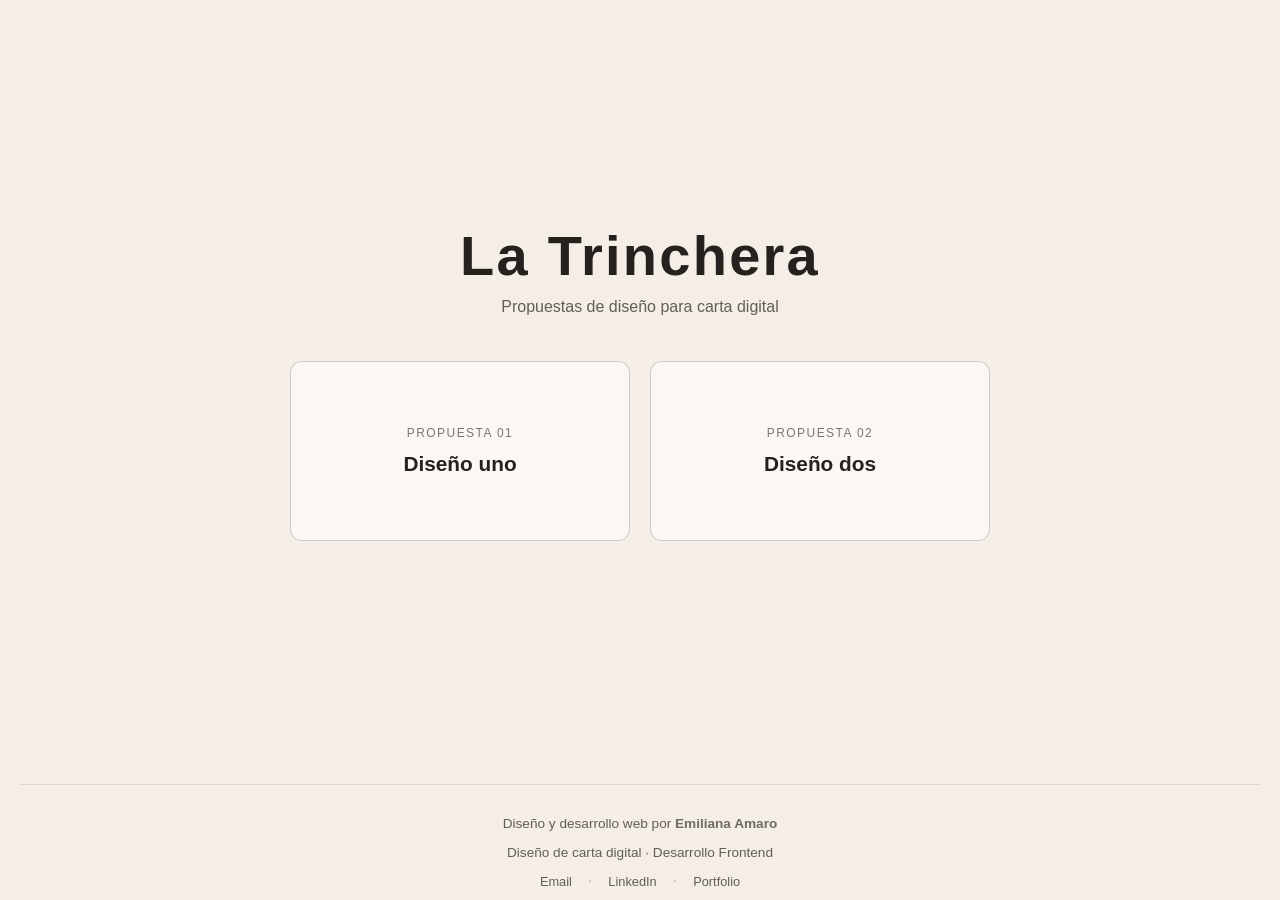
<file: index.html>
<!DOCTYPE html>
<html lang="es">
<head>
    <meta charset="UTF-8">
    <meta name="viewport" content="width=device-width, initial-scale=1.0">
    <title>La Trinchera — Propuestas de carta digital</title>

    <style>
        * {
            box-sizing: border-box;
        }

        html {
            min-height: 100%;
        }

        body {
            margin: 0;
            min-height: 100vh;
            display: flex;
            flex-direction: column;
            padding: 30px 20px 0;
            background: #f4eee6;
            color: #25211e;
            font-family: Arial, sans-serif;
        }

        .container {
            width: 100%;
            max-width: 700px;
            flex: 1;
            display: flex;
            flex-direction: column;
            justify-content: center;
            margin: 0 auto;
            text-align: center;
        }

        .brand {
            margin-bottom: 45px;
        }

        .brand h1 {
            margin: 0 0 10px;
            font-size: clamp(2rem, 6vw, 3.5rem);
            letter-spacing: 0.04em;
        }

        .brand p {
            margin: 0;
            font-size: 1rem;
            opacity: 0.7;
        }

        .options {
            display: grid;
            grid-template-columns: repeat(2, 1fr);
            gap: 20px;
        }

        .option {
            display: flex;
            flex-direction: column;
            align-items: center;
            justify-content: center;
            min-height: 180px;
            padding: 30px 20px;
            border: 1px solid rgba(37, 33, 30, 0.2);
            border-radius: 12px;
            background: rgba(255, 255, 255, 0.55);
            color: inherit;
            text-decoration: none;
            transition: transform 0.2s ease, background 0.2s ease;
        }

        .option:hover {
            transform: translateY(-4px);
            background: #fff;
        }

        .option span {
            margin-bottom: 12px;
            font-size: 0.75rem;
            letter-spacing: 0.12em;
            text-transform: uppercase;
            opacity: 0.6;
        }

        .option strong {
            font-size: 1.3rem;
        }

        /* FOOTER */

        .site-footer {
            width: 100%;
            margin-top: 50px;
            padding: 28px 20px 10px;
            text-align: center;
            border-top: 1px solid rgba(37, 33, 30, 0.12);
            color: #25211e;
        }

        .site-footer p {
            margin: 0 0 8px;
            font-size: 0.85rem;
            line-height: 1.6;
            opacity: 0.7;
        }

        .site-footer .designer-name {
            font-weight: 600;
            opacity: 0.9;
        }

        .site-footer .contact-links {
            display: flex;
            justify-content: center;
            align-items: center;
            flex-wrap: wrap;
            gap: 8px 16px;
            margin-top: 8px;
        }

        .site-footer a {
            color: inherit;
            font-size: 0.8rem;
            text-decoration: none;
            opacity: 0.7;
            transition: opacity 0.2s ease;
        }

        .site-footer a:hover {
            opacity: 1;
            text-decoration: underline;
        }

        .site-footer .separator {
            opacity: 0.25;
        }

        @media (max-width: 600px) {

            body {
                padding: 20px 16px 0;
            }

            .options {
                grid-template-columns: 1fr;
            }

            .option {
                min-height: 140px;
            }

            .site-footer {
                margin-top: 40px;
                padding: 24px 16px 8px;
            }

            .site-footer .contact-links {
                gap: 6px 12px;
            }
        }
    </style>
</head>

<body>

    <main class="container">

        <header class="brand">
            <h1>La Trinchera</h1>
            <p>Propuestas de diseño para carta digital</p>
        </header>

        <section class="options">

            <a class="option" href="./v1.html">
                <span>Propuesta 01</span>
                <strong>Diseño uno</strong>
            </a>

            <a class="option" href="./v2/">
                <span>Propuesta 02</span>
                <strong>Diseño dos</strong>
            </a>

        </section>

    </main>

    <footer class="site-footer">

        <p>
            Diseño y desarrollo web por
            <span class="designer-name">Emiliana Amaro</span>
        </p>

        <p>
            Diseño de carta digital · Desarrollo Frontend
        </p>

        <div class="contact-links">

            <a href="mailto:emilianamaro@hotmail.com">
                Email
            </a>

            <span class="separator">·</span>

            <a href="https://www.linkedin.com/in/emiamaro/"
               target="_blank"
               rel="noopener noreferrer">
                LinkedIn
            </a>

            <span class="separator">·</span>

            <a href="https://emilianamaro.github.io/PF/"
               target="_blank"
               rel="noopener noreferrer">
                Portfolio
            </a>

        </div>

    </footer>

</body>
</html>
</file>
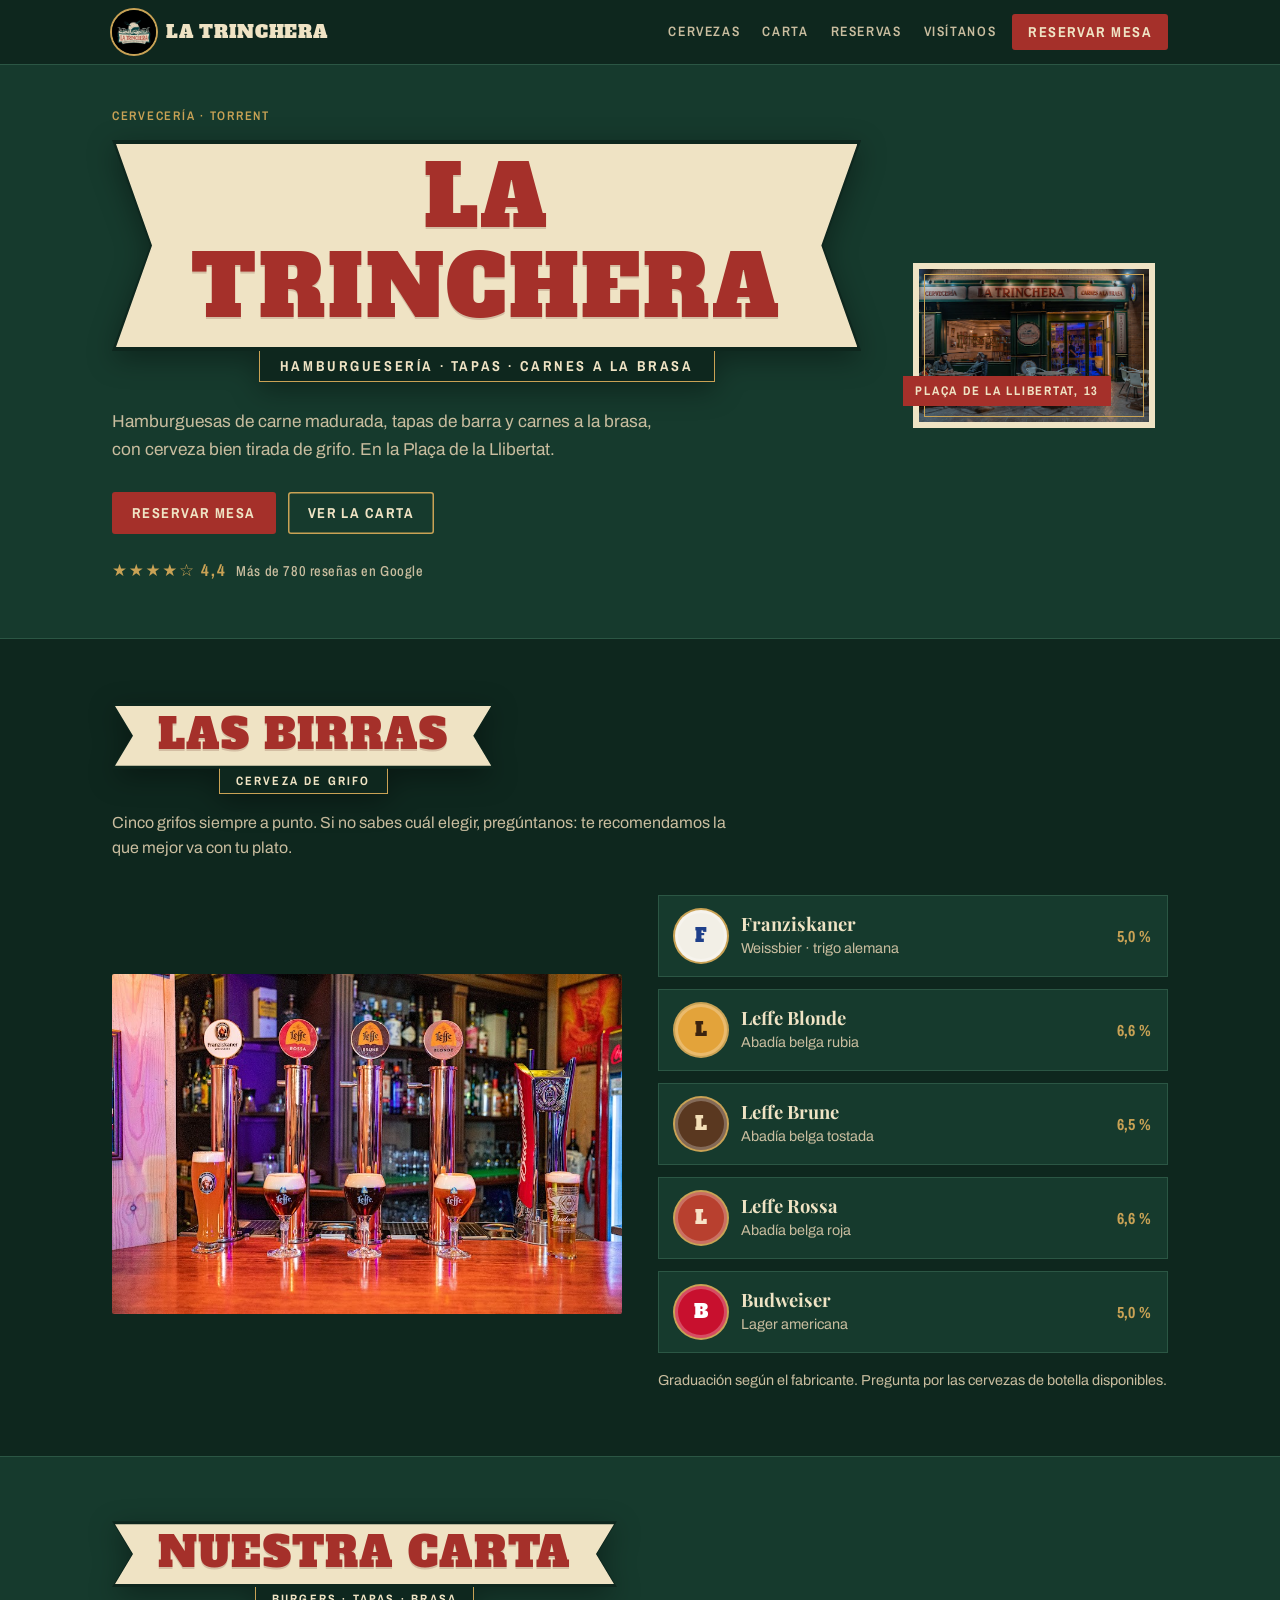
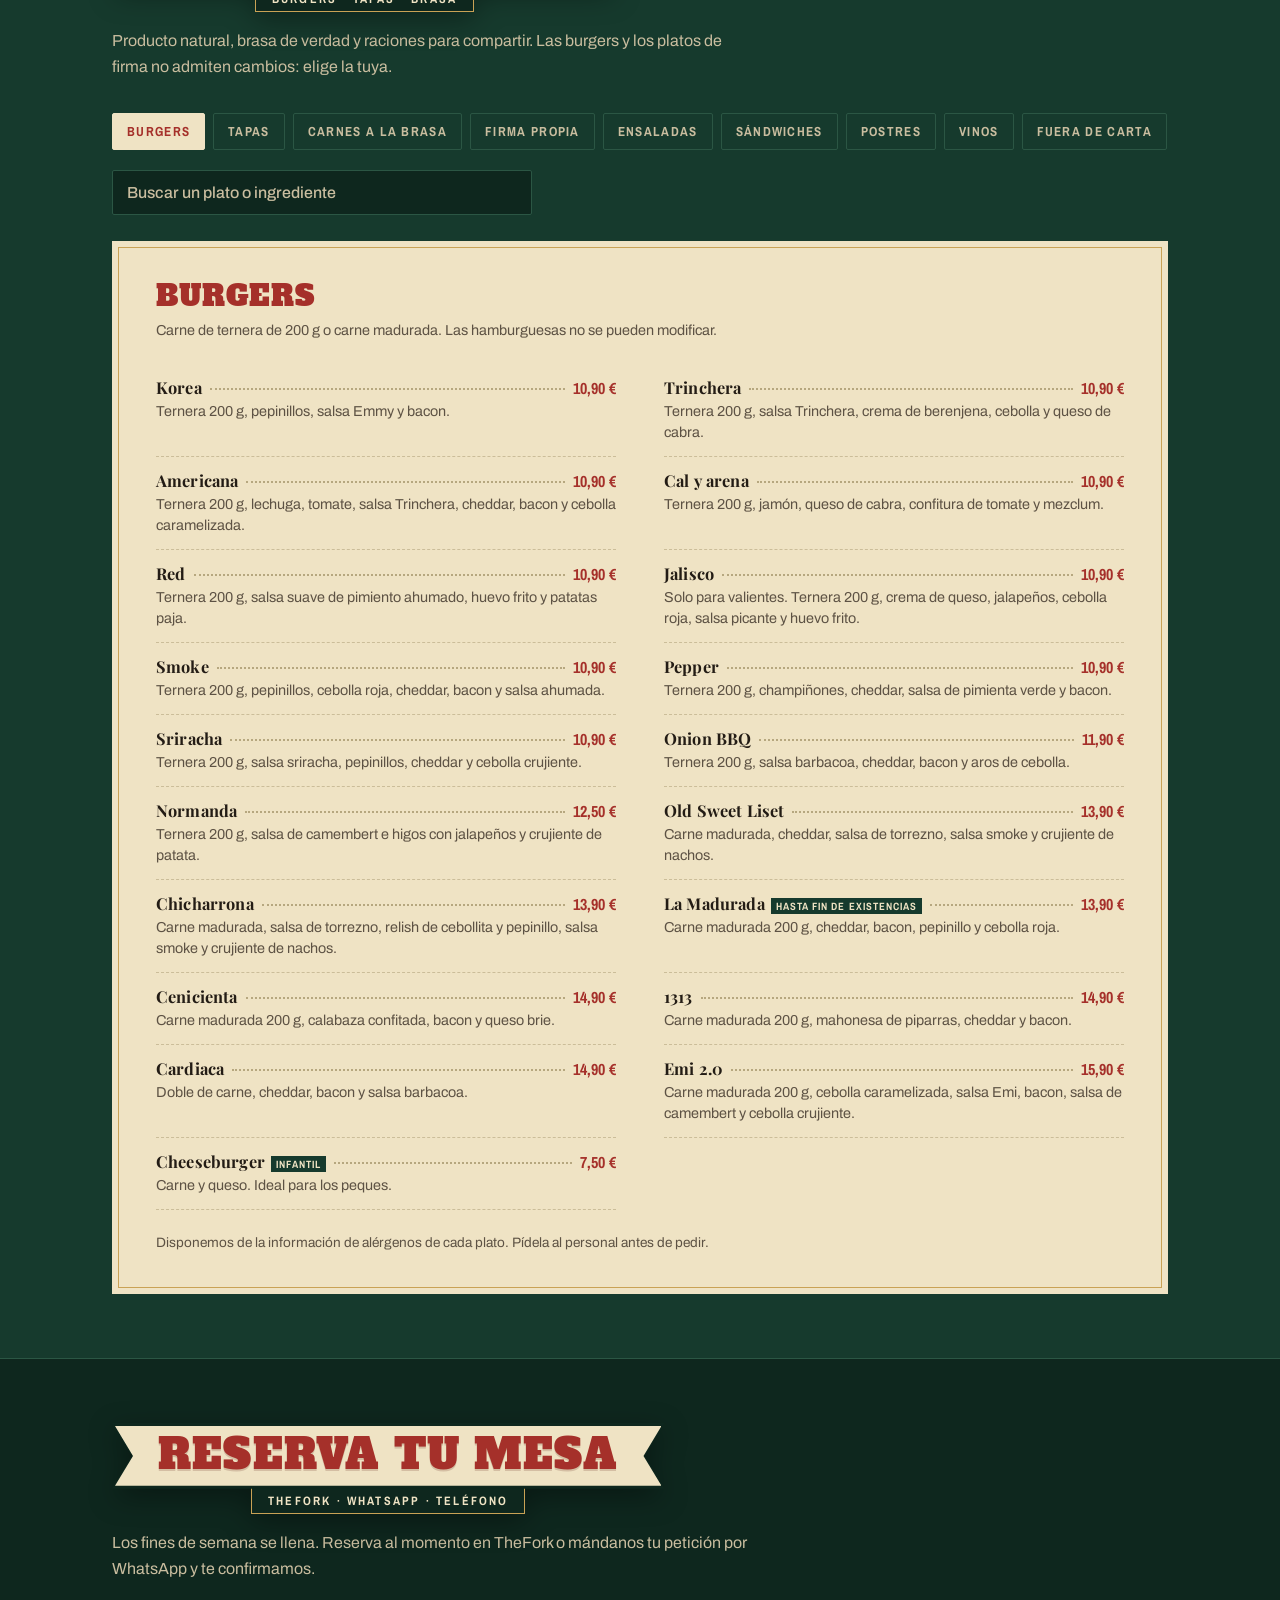
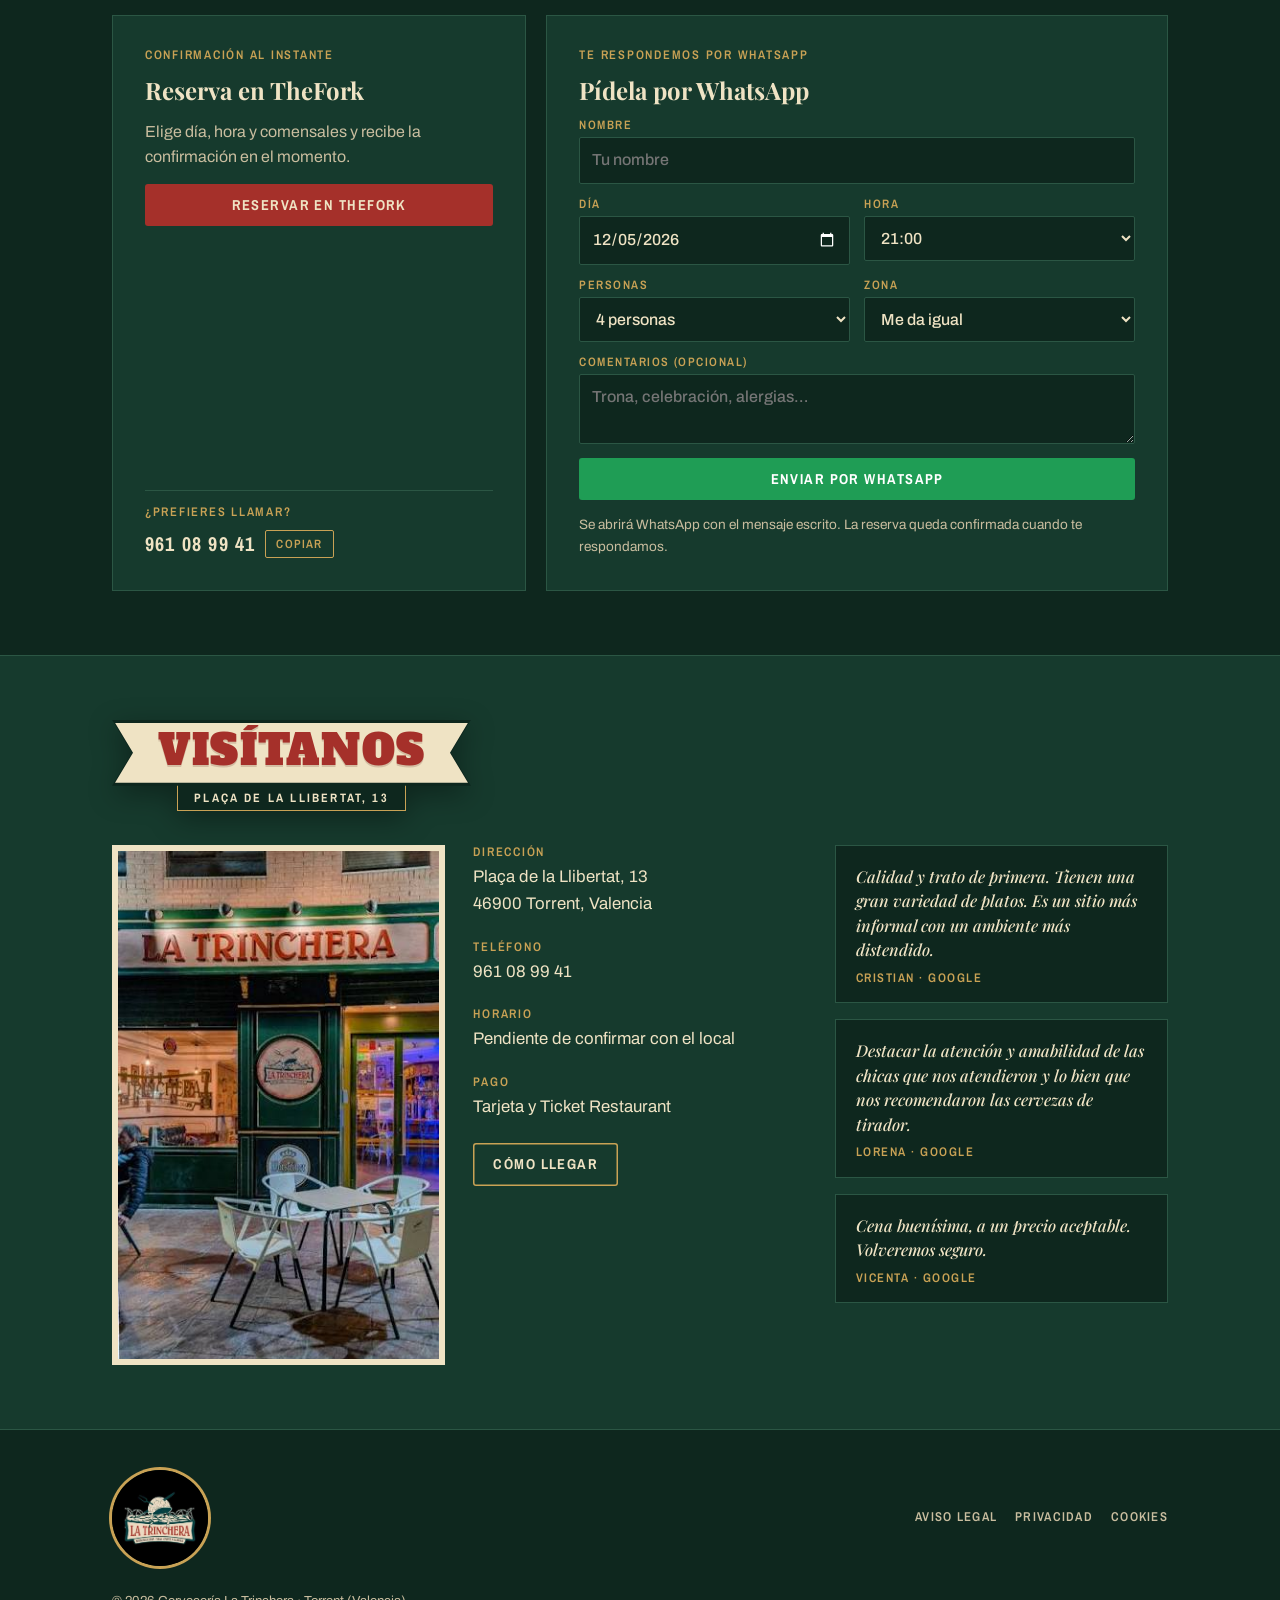
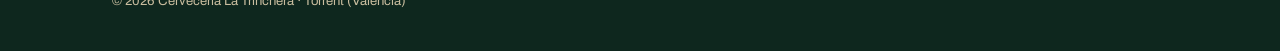
<file: v2/index.html>
<!doctype html><html><head><meta charset=utf8><meta name=viewport content="width=device-width,initial-scale=1,viewport-fit=cover"><style>:root{color-scheme:light;box-sizing:border-box;padding-top:env(safe-area-inset-top,0px);padding-bottom:env(safe-area-inset-bottom,0px)}html{scroll-padding-top:env(safe-area-inset-top,0px)}body{margin:0;padding:0;font:14px -apple-system,BlinkMacSystemFont,sans-serif;background:#faf9f5;color:#141413}img{max-width:100%}[hidden]:not([hidden=until-found i]){display:none!important}</style></head><body>
<title>Cervecería La Trinchera</title>
<meta name="description" content="Cervecería La Trinchera en Torrent: hamburguesas, tapas y carnes a la brasa. Cervezas de grifo y reservas por TheFork o WhatsApp.">
<link rel="preconnect" href="https://fonts.googleapis.com">
<link rel="preconnect" href="https://fonts.gstatic.com" crossorigin>
<link rel="stylesheet" href="https://fonts.googleapis.com/css2?family=Alfa+Slab+One&family=Playfair+Display:wght@700;800&family=Archivo:wght@400;500;600&family=Archivo+Narrow:wght@500;600;700&display=swap">
<script type="application/ld+json">
{"@context":"https://schema.org","@type":"Restaurant","name":"Cervecería La Trinchera","servesCuisine":["Hamburguesas","Tapas","Carnes a la brasa"],"telephone":"+34961089941","address":{"@type":"PostalAddress","streetAddress":"Plaça de la Llibertat, 13","addressLocality":"Torrent","addressRegion":"Valencia","postalCode":"46900","addressCountry":"ES"},"acceptsReservations":"True","priceRange":"€€"}
</script>
<style>
/* Layout: the facade as a page. A green bottle-glass ground, cream panels, and every
   title drawn like the logo: red slab letters on a cream ribbon with notched ends,
   a dark green band underneath. Gold trim as the only ornament. */
:root{
  --green:#163a2d;        /* facade paint */
  --green-deep:#0e271e;   /* shadowed panels, ribbon edge */
  --green-line:#2b5644;   /* panel edges */
  --cream:#efe3c4;        /* ribbon, paper */
  --cream-dim:#c9bd9f;    /* secondary text on green */
  --red:#a5302a;          /* logo lettering */
  --gold:#c9a255;         /* brass trim */
  --ink:#231c15;          /* text on cream */
  --wa:#1f9d55;           /* WhatsApp action */
  --f-logo:"Alfa Slab One","Rockwell","Roboto Slab",Georgia,serif;
  --f-display:"Playfair Display",Georgia,"Times New Roman",serif;
  --f-body:"Archivo",system-ui,-apple-system,"Segoe UI",sans-serif;
  --f-label:"Archivo Narrow","Arial Narrow",system-ui,sans-serif;
  --wrap:1120px;
  color-scheme:dark;
}
*{box-sizing:border-box}
html{scroll-behavior:smooth}
@media (prefers-reduced-motion:reduce){html{scroll-behavior:auto}*{transition:none!important;animation:none!important}}
body{background:var(--green);color:var(--cream);font:400 1rem/1.6 var(--f-body);padding-bottom:calc(76px + env(safe-area-inset-bottom,0px))}
@media (min-width:760px){body{padding-bottom:0}}
a{color:inherit}
:focus-visible{outline:3px solid var(--gold);outline-offset:3px}
.wrap{max-width:var(--wrap);margin-inline:auto;padding-inline:16px}
@media (min-width:760px){.wrap{padding-inline:32px}}
h1,h2,h3{text-wrap:balance;margin:0;font-weight:400}
.label{font:600 .78rem/1.2 var(--f-label);letter-spacing:.14em;text-transform:uppercase;color:var(--gold)}

/* Logo ribbon: dark green edge, cream fill, notched ends, red slab lettering,
   and the dark band with the small caps line underneath */
.ribbon{display:inline-flex;flex-direction:column;align-items:center;max-width:100%;filter:drop-shadow(0 8px 14px rgba(0,0,0,.35))}
.ribbon .r-edge{--n:20px;background:var(--green-deep);padding:3px;clip-path:polygon(0 0,100% 0,calc(100% - var(--n)) 50%,100% 100%,0 100%,var(--n) 50%);max-width:100%}
.ribbon .r-fill{display:block;background:var(--cream);clip-path:polygon(0 0,100% 0,calc(100% - var(--n) + 2px) 50%,100% 100%,0 100%,calc(var(--n) - 2px) 50%);padding:.16em calc(var(--n) + .55em) .2em;font:400 clamp(1.6rem,4.6vw,2.6rem)/1.08 var(--f-logo);letter-spacing:.03em;text-transform:uppercase;color:var(--red);text-align:center;text-shadow:0 2px 0 rgba(90,20,15,.18)}
.ribbon .r-sub{margin-top:-1px;background:var(--green-deep);color:var(--cream);font:700 clamp(.62rem,1.6vw,.76rem)/1 var(--f-label);letter-spacing:.18em;text-transform:uppercase;padding:7px 16px 6px;border:1px solid var(--gold);border-top:0;text-align:center;max-width:92%}
.ribbon.big .r-edge{--n:clamp(22px,4vw,38px);padding:4px}
.ribbon.big .r-fill{font-size:clamp(2.5rem,9vw,5.2rem);padding:.12em calc(var(--n) + .45em) .16em}
.ribbon.big .r-sub{font-size:clamp(.68rem,1.8vw,.9rem);padding:9px 20px 8px}
@media (max-width:500px){.ribbon .r-sub{letter-spacing:.08em;padding-inline:10px}}

/* Header */
.top{position:sticky;top:env(safe-area-inset-top,0px);z-index:20;background:var(--green-deep);border-bottom:1px solid var(--green-line)}
.top .wrap{display:flex;align-items:center;gap:16px;min-height:64px}
.brand{display:flex;align-items:center;gap:10px;text-decoration:none;margin-right:auto}
.brand img{width:44px;height:44px;border-radius:50%;box-shadow:0 0 0 2px var(--gold)}
.brand span{font:400 1.12rem/1 var(--f-logo);letter-spacing:.04em;color:var(--cream);text-transform:uppercase}
.nav{display:none;gap:22px}
.nav a{font:600 .85rem/1 var(--f-label);letter-spacing:.12em;text-transform:uppercase;text-decoration:none;color:var(--cream-dim)}
.nav a:hover{color:var(--cream)}
@media (min-width:860px){.nav{display:flex}}
.btn{display:inline-flex;align-items:center;justify-content:center;gap:8px;font:700 .9rem/1 var(--f-label);letter-spacing:.1em;text-transform:uppercase;text-decoration:none;padding:14px 20px;border:0;border-radius:3px;cursor:pointer}
.btn-red{background:var(--red);color:var(--cream)}
.btn-red:hover{background:#b8382f}
.btn-line{background:transparent;color:var(--cream);box-shadow:inset 0 0 0 1.5px var(--gold)}
.btn-line:hover{background:rgba(201,162,85,.12)}
.btn-wa{background:var(--wa);color:#fff}
.btn-wa:hover{background:#23b061}
.top .btn{padding:11px 16px;display:none}
@media (min-width:760px){.top .btn{display:inline-flex}}

/* Hero */
.hero{padding-block:44px 56px}
.hero .wrap{display:grid;gap:36px;align-items:center}
@media (min-width:900px){.hero .wrap{grid-template-columns:1.05fr .95fr;gap:52px}}
.hero .eyebrow{display:block;margin-bottom:16px}
.hero p{max-width:34rem;color:var(--cream-dim);font-size:1.08rem;margin:26px 0 28px}
.hero .ctas{display:flex;flex-wrap:wrap;gap:12px}
.rating{display:flex;align-items:center;gap:10px;margin-top:26px;font:500 .9rem/1.3 var(--f-label);color:var(--cream-dim);letter-spacing:.04em}
.rating b{color:var(--gold);font-size:1.05rem;letter-spacing:.1em}
.photo{position:relative;margin:0}
.photo img{display:block;width:100%;height:auto;border:6px solid var(--cream);outline:1px solid var(--gold);outline-offset:-12px}
.photo figcaption{position:absolute;left:-10px;bottom:22px;background:var(--red);color:var(--cream);font:700 .78rem/1 var(--f-label);letter-spacing:.14em;text-transform:uppercase;padding:9px 12px}
@media (max-width:500px){.photo figcaption{left:6px}}

section{padding-block:64px}
.sec-head{display:flex;flex-direction:column;align-items:flex-start;gap:16px;margin-bottom:34px}
.sec-head p{margin:0;max-width:40rem;color:var(--cream-dim)}

/* Grifos */
#grifos{background:var(--green-deep);border-block:1px solid var(--green-line)}
.taps-grid{display:grid;gap:36px}
@media (min-width:900px){.taps-grid{grid-template-columns:1fr 1fr;align-items:center}}
.taps-photo{margin:0}
.taps-photo img{display:block;width:100%;height:auto;border-radius:2px}
.taps{list-style:none;margin:0;padding:0;display:grid;gap:12px}
.tap{display:grid;grid-template-columns:52px 1fr auto;gap:14px;align-items:center;padding:14px 16px;background:var(--green);border:1px solid var(--green-line)}
.tap .disc{width:52px;height:52px;border-radius:50%;display:grid;place-items:center;font:400 1.15rem/1 var(--f-logo);box-shadow:inset 0 0 0 3px rgba(255,255,255,.25),0 0 0 2px var(--gold)}
.tap h3{font:700 1.15rem/1.2 var(--f-display);color:var(--cream)}
.tap p{margin:2px 0 0;font-size:.9rem;color:var(--cream-dim)}
.tap .abv{font:700 1rem/1 var(--f-label);color:var(--gold);font-variant-numeric:tabular-nums;white-space:nowrap}
.taps-note{margin:16px 0 0;font-size:.9rem;color:var(--cream-dim)}

/* Carta */
.menu-tools{display:flex;flex-direction:column;gap:14px;margin-bottom:26px}
.tabs{display:flex;gap:8px;overflow-x:auto;padding-bottom:6px;scrollbar-width:thin}
.tab{flex:none;font:700 .82rem/1 var(--f-label);letter-spacing:.1em;text-transform:uppercase;padding:11px 14px;background:transparent;color:var(--cream-dim);border:1px solid var(--green-line);border-radius:2px;cursor:pointer}
.tab[aria-selected="true"]{background:var(--cream);color:var(--red);border-color:var(--cream)}
.search{position:relative;max-width:420px}
.search input{width:100%;font:500 1rem/1 var(--f-body);padding:13px 14px;background:var(--green-deep);color:var(--cream);border:1px solid var(--green-line);border-radius:2px}
.search input::placeholder{color:var(--cream-dim)}
.menu-card{background:var(--cream);color:var(--ink);padding:28px 22px;box-shadow:inset 0 0 0 6px var(--cream),inset 0 0 0 7px var(--gold)}
@media (min-width:760px){.menu-card{padding:40px 44px}}
.menu-card h3{font:400 1.8rem/1.1 var(--f-logo);color:var(--red);text-transform:uppercase;letter-spacing:.03em}
.menu-card .note{margin:6px 0 18px;font-size:.9rem;color:#5d5244}
.menu-group{margin-top:22px}
.menu-group h4{margin:0 0 4px;font:700 .8rem/1 var(--f-label);letter-spacing:.14em;text-transform:uppercase;color:var(--green)}
.items{list-style:none;margin:0;padding:0;display:grid;gap:0 48px}
@media (min-width:860px){.items{grid-template-columns:1fr 1fr}}
.item{padding:13px 0;border-bottom:1px dashed #cbbd99;min-width:0}
.item .row{display:flex;align-items:baseline;gap:8px}
.item .name{font:700 1.02rem/1.3 var(--f-display);letter-spacing:.01em}
.item .dots{flex:1;border-bottom:2px dotted #b6a77f;transform:translateY(-4px);min-width:16px}
.item .price{font:700 1rem/1 var(--f-label);font-variant-numeric:tabular-nums;color:var(--red);white-space:nowrap}
.item .desc{margin:3px 0 0;font-size:.9rem;line-height:1.45;color:#5d5244}
.item .tag{display:inline-block;margin-left:6px;font:700 .66rem/1 var(--f-label);letter-spacing:.1em;text-transform:uppercase;color:var(--cream);background:var(--green);padding:3px 5px;vertical-align:middle}
.empty{padding:20px 0;color:#5d5244}
.allergens{margin:22px 0 0;font-size:.85rem;color:#5d5244}

/* Reservas */
#reservas{background:var(--green-deep);border-block:1px solid var(--green-line)}
.book{display:grid;gap:20px}
@media (min-width:900px){.book{grid-template-columns:.8fr 1.2fr}}
.panel{background:var(--green);border:1px solid var(--green-line);padding:26px 22px;display:flex;flex-direction:column;gap:14px;min-width:0}
@media (min-width:760px){.panel{padding:32px}}
.panel h3{font:700 1.5rem/1.15 var(--f-display);color:var(--cream)}
.panel p{margin:0;color:var(--cream-dim)}
.form{display:grid;gap:14px;grid-template-columns:1fr 1fr}
.field{display:flex;flex-direction:column;gap:6px;min-width:0}
.field.full{grid-column:1/-1}
@media (max-width:480px){.field{grid-column:1/-1}}
.field label{font:600 .76rem/1 var(--f-label);letter-spacing:.12em;text-transform:uppercase;color:var(--gold)}
.field input,.field select,.field textarea{font:500 1rem/1.3 var(--f-body);padding:12px;background:var(--green-deep);color:var(--cream);border:1px solid var(--green-line);border-radius:2px;width:100%}
.field textarea{resize:vertical;min-height:70px}
.form .btn{grid-column:1/-1}
.err{grid-column:1/-1;margin:0;color:#f0a59c;font-size:.9rem}
.phone{display:flex;flex-wrap:wrap;align-items:center;gap:10px;margin-top:auto;padding-top:14px;border-top:1px solid var(--green-line)}
.phone strong{font:700 1.25rem/1 var(--f-label);letter-spacing:.06em;user-select:all;font-variant-numeric:tabular-nums}
.copy{font:600 .75rem/1 var(--f-label);letter-spacing:.1em;text-transform:uppercase;background:transparent;color:var(--gold);border:1px solid var(--gold);padding:7px 10px;border-radius:2px;cursor:pointer}

/* Visita */
.visit{display:grid;gap:28px}
@media (min-width:860px){.visit{grid-template-columns:1fr 1fr 1fr}}
.visit-photo{margin:0}
.visit-photo img{display:block;width:100%;height:auto;max-height:520px;object-fit:cover;border:6px solid var(--cream)}
.facts{display:grid;gap:22px;align-content:start;margin:0}
.facts dt{margin-bottom:4px}
.facts dd{margin:0;font-size:1.05rem}
.quotes{display:grid;gap:16px;align-content:start}
.quote{margin:0;padding:18px 20px;background:var(--green-deep);border:1px solid var(--green-line)}
.quote p{margin:0 0 10px;font:italic 500 1.02rem/1.5 var(--f-display);color:var(--cream)}
.quote footer{font:600 .78rem/1 var(--f-label);letter-spacing:.12em;text-transform:uppercase;color:var(--gold)}

/* Footer */
.foot{background:var(--green-deep);border-top:1px solid var(--green-line);padding-block:40px}
.foot .wrap{display:flex;flex-wrap:wrap;gap:24px;align-items:center;justify-content:space-between}
.foot img{width:96px;height:96px;border-radius:50%;box-shadow:0 0 0 3px var(--gold)}
.foot nav{display:flex;flex-wrap:wrap;gap:18px}
.foot nav a{font:600 .8rem/1 var(--f-label);letter-spacing:.1em;text-transform:uppercase;color:var(--cream-dim);text-decoration:none}
.foot small{display:block;width:100%;color:var(--cream-dim);font-size:.82rem}

/* Mobile action bar */
.bar{position:fixed;left:0;right:0;bottom:0;z-index:30;display:grid;grid-template-columns:1fr 1fr;gap:8px;padding:10px 12px calc(10px + env(safe-area-inset-bottom,0px));background:var(--green-deep);border-top:1px solid var(--green-line)}
.bar .btn{padding:14px 10px}
@media (min-width:760px){.bar{display:none}}
</style>

<header class="top">
  <div class="wrap">
    <a class="brand" href="#inicio"><img src="img/logo.jpg" alt="Logotipo de La Trinchera" width="44" height="44"><span>La Trinchera</span></a>
    <nav class="nav" aria-label="Principal">
      <a href="#grifos">Cervezas</a>
      <a href="#carta">Carta</a>
      <a href="#reservas">Reservas</a>
      <a href="#visitanos">Visítanos</a>
    </nav>
    <a class="btn btn-red" href="#reservas">Reservar mesa</a>
  </div>
</header>

<main id="inicio">
  <section class="hero">
    <div class="wrap">
      <div>
        <span class="label eyebrow">Cervecería · Torrent</span>
        <h1 class="ribbon big"><span class="r-edge"><span class="r-fill">La Trinchera</span></span><span class="r-sub">Hamburguesería · Tapas · Carnes a la brasa</span></h1>
        <p>Hamburguesas de carne madurada, tapas de barra y carnes a la brasa, con cerveza bien tirada de grifo. En la Plaça de la Llibertat.</p>
        <div class="ctas">
          <a class="btn btn-red" href="#reservas">Reservar mesa</a>
          <a class="btn btn-line" href="#carta">Ver la carta</a>
        </div>
        <div class="rating"><b>★★★★☆ 4,4</b><span>Más de 780 reseñas en Google</span></div>
      </div>
      <figure class="photo">
        <img src="img/fachada.jpg" alt="Fachada verde de la Cervecería La Trinchera de noche, con la terraza montada" width="512" height="341">
        <figcaption>Plaça de la Llibertat, 13</figcaption>
      </figure>
    </div>
  </section>

  <section id="grifos">
    <div class="wrap">
      <div class="sec-head">
        <h2 class="ribbon"><span class="r-edge"><span class="r-fill">Las birras</span></span><span class="r-sub">Cerveza de grifo</span></h2>
        <p>Cinco grifos siempre a punto. Si no sabes cuál elegir, pregúntanos: te recomendamos la que mejor va con tu plato.</p>
      </div>
      <div class="taps-grid">
        <figure class="taps-photo"><img src="img/grifos.jpg" alt="Barra con los grifos de Franziskaner, Leffe Rossa, Leffe Brune, Leffe Blonde y Budweiser, cada uno con su copa servida" width="850" height="567"></figure>
        <div>
          <ul class="taps" id="taps"></ul>
          <p class="taps-note">Graduación según el fabricante. Pregunta por las cervezas de botella disponibles.</p>
        </div>
      </div>
    </div>
  </section>

  <section id="carta">
    <div class="wrap">
      <div class="sec-head">
        <h2 class="ribbon"><span class="r-edge"><span class="r-fill">Nuestra carta</span></span><span class="r-sub">Burgers · Tapas · Brasa</span></h2>
        <p>Producto natural, brasa de verdad y raciones para compartir. Las burgers y los platos de firma no admiten cambios: elige la tuya.</p>
      </div>
      <div class="menu-tools">
        <div class="tabs" role="tablist" aria-label="Secciones de la carta" id="tabs"></div>
        <div class="search"><input id="q" type="search" placeholder="Buscar un plato o ingrediente" aria-label="Buscar en la carta"></div>
      </div>
      <div class="menu-card" id="menu" role="tabpanel" aria-live="polite"></div>
    </div>
  </section>

  <section id="reservas">
    <div class="wrap">
      <div class="sec-head">
        <h2 class="ribbon"><span class="r-edge"><span class="r-fill">Reserva tu mesa</span></span><span class="r-sub">TheFork · WhatsApp · Teléfono</span></h2>
        <p>Los fines de semana se llena. Reserva al momento en TheFork o mándanos tu petición por WhatsApp y te confirmamos.</p>
      </div>
      <div class="book">
        <div class="panel">
          <span class="label">Confirmación al instante</span>
          <h3>Reserva en TheFork</h3>
          <p>Elige día, hora y comensales y recibe la confirmación en el momento.</p>
          <a class="btn btn-red" id="thefork" href="https://www.thefork.es/" target="_blank" rel="noopener">Reservar en TheFork</a>
          <div class="phone">
            <span class="label" style="width:100%">¿Prefieres llamar?</span>
            <strong id="tel">961 08 99 41</strong>
            <button class="copy" type="button" id="copyTel">Copiar</button>
          </div>
        </div>
        <div class="panel">
          <span class="label">Te respondemos por WhatsApp</span>
          <h3>Pídela por WhatsApp</h3>
          <form class="form" id="waForm" novalidate>
            <div class="field full"><label for="wName">Nombre</label><input id="wName" autocomplete="name" placeholder="Tu nombre"></div>
            <div class="field"><label for="wDate">Día</label><input id="wDate" type="date"></div>
            <div class="field"><label for="wTime">Hora</label><select id="wTime"></select></div>
            <div class="field"><label for="wPax">Personas</label><select id="wPax"></select></div>
            <div class="field"><label for="wZone">Zona</label><select id="wZone"><option>Me da igual</option><option>Terraza</option><option>Interior</option></select></div>
            <div class="field full"><label for="wNotes">Comentarios (opcional)</label><textarea id="wNotes" placeholder="Trona, celebración, alergias…"></textarea></div>
            <p class="err" id="wErr" hidden></p>
            <button class="btn btn-wa" type="submit">Enviar por WhatsApp</button>
          </form>
          <p style="font-size:.85rem">Se abrirá WhatsApp con el mensaje escrito. La reserva queda confirmada cuando te respondamos.</p>
        </div>
      </div>
    </div>
  </section>

  <section id="visitanos">
    <div class="wrap">
      <div class="sec-head"><h2 class="ribbon"><span class="r-edge"><span class="r-fill">Visítanos</span></span><span class="r-sub">Plaça de la Llibertat, 13</span></h2></div>
      <div class="visit">
        <figure class="visit-photo"><img src="img/fachada-vertical.jpg" alt="Entrada de La Trinchera con mesas de terraza" width="335" height="597"></figure>
        <dl class="facts">
          <div><dt class="label">Dirección</dt><dd>Plaça de la Llibertat, 13<br>46900 Torrent, Valencia</dd></div>
          <div><dt class="label">Teléfono</dt><dd>961 08 99 41</dd></div>
          <div><dt class="label">Horario</dt><dd>Pendiente de confirmar con el local</dd></div>
          <div><dt class="label">Pago</dt><dd>Tarjeta y Ticket Restaurant</dd></div>
          <div><a class="btn btn-line" href="https://www.google.com/maps/search/?api=1&query=Cervecer%C3%ADa+La+Trinchera+Pla%C3%A7a+de+la+Llibertat+13+Torrent" target="_blank" rel="noopener">Cómo llegar</a></div>
        </dl>
        <div class="quotes">
          <blockquote class="quote"><p>Calidad y trato de primera. Tienen una gran variedad de platos. Es un sitio más informal con un ambiente más distendido.</p><footer>Cristian · Google</footer></blockquote>
          <blockquote class="quote"><p>Destacar la atención y amabilidad de las chicas que nos atendieron y lo bien que nos recomendaron las cervezas de tirador.</p><footer>Lorena · Google</footer></blockquote>
          <blockquote class="quote"><p>Cena buenísima, a un precio aceptable. Volveremos seguro.</p><footer>Vicenta · Google</footer></blockquote>
        </div>
      </div>
    </div>
  </section>
</main>

<footer class="foot">
  <div class="wrap">
    <img src="img/logo.jpg" alt="La Trinchera: hamburguesería, tapas y carnes a la brasa" width="96" height="96">
    <nav aria-label="Legal">
      <a href="#inicio">Aviso legal</a>
      <a href="#inicio">Privacidad</a>
      <a href="#inicio">Cookies</a>
    </nav>
    <small>© 2026 Cervecería La Trinchera · Torrent (Valencia)</small>
  </div>
</footer>

<div class="bar">
  <a class="btn btn-red" href="#reservas">Reservar</a>
  <a class="btn btn-wa" id="barWa" href="#reservas" target="_blank" rel="noopener">WhatsApp</a>
</div>

<script>
// Datos del local: cambiar aquí cuando el cliente los confirme
const WHATSAPP = "34961089941";               // número con WhatsApp del local (el 961 es fijo: confirmar)
const THEFORK_URL = "https://www.thefork.es/"; // sustituir por la ficha de La Trinchera en TheFork

document.getElementById("thefork").href = THEFORK_URL;
document.getElementById("barWa").href = "https://wa.me/" + WHATSAPP + "?text=" + encodeURIComponent("Hola, quería reservar mesa en La Trinchera.");

const TAPS = [
  {n:"Franziskaner", s:"Weissbier · trigo alemana", abv:"5,0 %", c:"#f2efe6", t:"#1e3f8a"},
  {n:"Leffe Blonde", s:"Abadía belga rubia", abv:"6,6 %", c:"#e3a33a", t:"#3b230f"},
  {n:"Leffe Brune",  s:"Abadía belga tostada", abv:"6,5 %", c:"#5a3820", t:"#f3dfb8"},
  {n:"Leffe Rossa",  s:"Abadía belga roja", abv:"6,6 %", c:"#b8402f", t:"#f7e3c8"},
  {n:"Budweiser",    s:"Lager americana", abv:"5,0 %", c:"#c8102e", t:"#ffffff"}
];
document.getElementById("taps").innerHTML = TAPS.map(b =>
  `<li class="tap"><span class="disc" style="background:${b.c};color:${b.t}" aria-hidden="true">${b.n[0]}</span>
   <div><h3>${b.n}</h3><p>${b.s}</p></div><span class="abv">${b.abv}</span></li>`).join("");

const MENU = [
  {id:"burgers", t:"Burgers", note:"Carne de ternera de 200 g o carne madurada. Las hamburguesas no se pueden modificar.", items:[
    ["Korea","10,90","Ternera 200 g, pepinillos, salsa Emmy y bacon."],
    ["Trinchera","10,90","Ternera 200 g, salsa Trinchera, crema de berenjena, cebolla y queso de cabra."],
    ["Americana","10,90","Ternera 200 g, lechuga, tomate, salsa Trinchera, cheddar, bacon y cebolla caramelizada."],
    ["Cal y arena","10,90","Ternera 200 g, jamón, queso de cabra, confitura de tomate y mezclum."],
    ["Red","10,90","Ternera 200 g, salsa suave de pimiento ahumado, huevo frito y patatas paja."],
    ["Jalisco","10,90","Solo para valientes. Ternera 200 g, crema de queso, jalapeños, cebolla roja, salsa picante y huevo frito."],
    ["Smoke","10,90","Ternera 200 g, pepinillos, cebolla roja, cheddar, bacon y salsa ahumada."],
    ["Pepper","10,90","Ternera 200 g, champiñones, cheddar, salsa de pimienta verde y bacon."],
    ["Sriracha","10,90","Ternera 200 g, salsa sriracha, pepinillos, cheddar y cebolla crujiente."],
    ["Onion BBQ","11,90","Ternera 200 g, salsa barbacoa, cheddar, bacon y aros de cebolla."],
    ["Normanda","12,50","Ternera 200 g, salsa de camembert e higos con jalapeños y crujiente de patata."],
    ["Old Sweet Liset","13,90","Carne madurada, cheddar, salsa de torrezno, salsa smoke y crujiente de nachos."],
    ["Chicharrona","13,90","Carne madurada, salsa de torrezno, relish de cebollita y pepinillo, salsa smoke y crujiente de nachos."],
    ["La Madurada","13,90","Carne madurada 200 g, cheddar, bacon, pepinillo y cebolla roja.","Hasta fin de existencias"],
    ["Cenicienta","14,90","Carne madurada 200 g, calabaza confitada, bacon y queso brie."],
    ["1313","14,90","Carne madurada 200 g, mahonesa de piparras, cheddar y bacon."],
    ["Cardiaca","14,90","Doble de carne, cheddar, bacon y salsa barbacoa."],
    ["Emi 2.0","15,90","Carne madurada 200 g, cebolla caramelizada, salsa Emi, bacon, salsa de camembert y cebolla crujiente."],
    ["Cheeseburger","7,50","Carne y queso. Ideal para los peques.","Infantil"]
  ]},
  {id:"tapas", t:"Tapas", note:"Para empezar y para compartir.", items:[
    ["Gilda clásica","2,00"],["Sardina ahumada","3,50","Con queso crema, confitura de tomate y sriracha suave."],["Croqueta de cocido","3,00","Por unidad."],
    ["Taco de ensaladilla con anchoa","4,50"],["Tostada de foie","5,00"],["Patatas bravas","5,90"],["Champiñones a la plancha","6,50"],
    ["Ensaladilla rusa","7,00"],["Torrezno de Soria","7,50"],["Tiras de pollo crunch","7,90"],["Oreja a la plancha","8,00"],
    ["Buñuelos de bacalao","8,00"],["Patatas con salsa de queso y chicharrones","9,00"],["Chipirones a la plancha","9,90"],
    ["Quesadilla de serrano y quesos","9,90","Con salsa de tomate."],["Provolone con tomate y orégano","11,90"],["Queso curado","12,00"],
    ["Mollejas de ternera","14,00"],["Sepionet a la plancha","14,90"],["Tabla de quesos","15,00"],
    ["Nachos","16,00","Con guacamole, mezcla de carne y queso."],["Gambas a la plancha","18,00"],["Jamón ibérico","19,00"],["Jamón ibérico y queso curado","19,00"]
  ]},
  {id:"brasa", t:"Carnes a la brasa", note:"Acompáñalas con nuestra sangría de cava (25 €).", items:[
    ["Pollo a la brasa","10,90"],["Conejo a la brasa","13,50"],["Costilla BBQ a baja temperatura","14,00"],
    ["Secreto de cerdo con salsa de pimienta","14,90"],["Cordero en salsa tikka masala","15,00"],["Pierna de cordero al horno","18,00"],
    ["Pluma de cerdo ibérico","19,00"],["Entrecot de lomo alto","21,00"],["Chuletón de carne madurada 45 días","60,00 / kg"],["Wagyu","120,00 / kg"]
  ]},
  {id:"firma", t:"Firma propia", note:"Combinaciones de la casa que no admiten modificaciones. Disfrútalas tal cual.", items:[
    ["Ostra","2,50","Por unidad."],["Ajo arriero","8,00"],["Trufada","11,90","Ternera 200 g, tomate, salsa de trufa, jamón y setas."],
    ["Garbanzos marineros","12,00"],["Tuétano al horno con alcachofas y jamón","15,00"],
    ["Duck 2.0","15,00","Salsa dulce de boniato, foie fresco, confitura de higos y mezclum."],["Calamar de playa a la plancha","25,00"]
  ]},
  {id:"ensaladas", t:"Ensaladas", items:[
    ["Tomate con atún","10,00"],
    ["Greta","12,50","Mezclum de lechugas, tomate cherry, maíz, nueces, aguacate, queso de cabra y vinagreta de pimiento y cebolla."],
    ["César","12,50","Lechuga, tomate cherry, parmesano, salsa César, pollo crujiente, maíz, bacon y cebolla crujiente."]
  ]},
  {id:"sandwiches", t:"Sándwiches", items:[
    ["Mixto de york y queso","6,00"],["Serranito","7,00","Con serrano, manchego y tomate natural."],
    ["Granjero","9,90","Lechuga, tomate, pollo, york y queso, bacon y mahonesa."],
    ["Costero","9,90","Lechuga, tomate, cebolla caramelizada, queso brie, bacon, huevo y salsa Trinchera."]
  ]},
  {id:"postres", t:"Postres", items:[
    ["Piña natural","5,00"],["Coulant de chocolate con helado","5,00"],["Tarta de Toblerone con helado de avellana","5,00"],["Irish cream","5,00"],
    ["Tarta de pistacho","6,00"],["Tarta de Lotus","6,00"],["Tarta de queso con arándanos","6,00"]
  ]},
  {id:"vinos", t:"Vinos", note:"Precio por botella.", groups:[
    ["Tintos · Ribera del Duero",[["Valdehermoso","18,00","Tinta del país, 9 meses en barrica de roble."],["Traslascuestas","18,00","Tinta fina, 8 meses en barrica de roble."],["El Mirón de Prado Rey","20,00","Tempranillo, albillo mayor y merlot, 10 meses en barrica."],["Valdehermoso Crianza","22,00","Tinta del país, 18 meses en barrica de roble."],["Prado Rey Crianza","24,00","Tinta fina, cabernet y merlot, 12 meses en barrica."],["Valderiz","28,00","Tinta del país, 22 meses en barrica de roble."],["Adaro","32,00","Tinta fina, 12 meses en barrica de roble."]]],
    ["Tintos · Rioja",[["Marqués de Cáceres Bio","16,00","Tempranillo y graciano."],["Excellens Cuvée","18,00","Tempranillo, 14 meses en barrica de roble."],["Baigorri","20,00","Tempranillo, 14 meses en barrica de roble."]]],
    ["Tintos · Valencianos",[["Bobal en Calma","16,00","D.O. Utiel-Requena. Bobal, 9 meses en tinaja."],["Rafa Cañizares","18,00","D.O. Alicante. Syrah, 10 meses en tinaja."]]],
    ["Blancos",[["Tarima Mediterráneo","15,00","D.O. Alicante. Moscatel y merseguera."],["Marqués de Cáceres","16,00","D.O. Rueda. Verdejo."],["Marqués de Vizhoja","16,00","Vino de Galicia. Albariño, treixadura y loureiro."],["Barón de Ley semidulce","17,00","D.O. Rioja. Sauvignon blanc."],["Hacienda Ucediños","17,00","D.O. Valdeorras. Godello."]]],
    ["Rosados y cavas",[["Excellens Rosé","16,00","D.O. Rioja. Tempranillo y garnacha."],["Cava Nº 29","18,00","Macabeo y xarel·lo."]]]
  ]}
  ,{id:"sugerencias", t:"Fuera de carta", note:"Según mercado. Pregunta por las sugerencias del día.", items:[
    ["Zamburiñas","20,00"]
  ]}
];

const esc = s => String(s).replace(/[&<>"]/g, c => ({"&":"&amp;","<":"&lt;",">":"&gt;",'"':"&quot;"}[c]));
const fold = s => s.normalize("NFD").replace(/[̀-ͯ]/g,"").toLowerCase();
const itemHTML = ([n,p,d,tag]) => `<li class="item"><div class="row"><span class="name">${esc(n)}${tag?`<span class="tag">${esc(tag)}</span>`:""}</span><span class="dots"></span><span class="price">${esc(p)} €</span></div>${d?`<p class="desc">${esc(d)}</p>`:""}</li>`;
const ALLERGENS = `<p class="allergens">Disponemos de la información de alérgenos de cada plato. Pídela al personal antes de pedir.</p>`;

let current = "burgers";
try { current = localStorage.getItem("trinchera-tab") || current; } catch(e) {}
if (!MENU.some(s => s.id === current)) current = "burgers";

const tabs = document.getElementById("tabs"), menu = document.getElementById("menu"), q = document.getElementById("q");
tabs.innerHTML = MENU.map(s => `<button class="tab" role="tab" id="tab-${s.id}" data-id="${s.id}">${esc(s.t)}</button>`).join("");

function groupsOf(s){ return s.groups ? s.groups : [[null, s.items]]; }
function render(){
  const term = fold(q.value.trim());
  tabs.querySelectorAll(".tab").forEach(b => b.setAttribute("aria-selected", String(!term && b.dataset.id === current)));
  if (term) {
    let html = "", hits = 0;
    MENU.forEach(s => groupsOf(s).forEach(([g, items]) => {
      const m = items.filter(i => fold(i[0] + " " + (i[2]||"")).includes(term));
      if (m.length) { hits += m.length; html += `<div class="menu-group"><h4>${esc(s.t)}${g?" · "+esc(g):""}</h4><ul class="items">${m.map(itemHTML).join("")}</ul></div>`; }
    }));
    menu.innerHTML = `<h3>Resultados</h3><p class="note">${hits} ${hits===1?"plato":"platos"} con «${esc(q.value.trim())}»</p>` + (hits ? html : `<p class="empty">No hay platos con ese nombre o ingrediente. Prueba con otra palabra.</p>`) + ALLERGENS;
    return;
  }
  const s = MENU.find(x => x.id === current);
  menu.setAttribute("aria-labelledby", "tab-" + s.id);
  menu.innerHTML = `<h3>${esc(s.t)}</h3>${s.note?`<p class="note">${esc(s.note)}</p>`:""}` +
    groupsOf(s).map(([g, items]) => `<div class="menu-group">${g?`<h4>${esc(g)}</h4>`:""}<ul class="items">${items.map(itemHTML).join("")}</ul></div>`).join("") + ALLERGENS;
}
tabs.addEventListener("click", e => {
  const b = e.target.closest(".tab"); if (!b) return;
  current = b.dataset.id; q.value = "";
  try { localStorage.setItem("trinchera-tab", current); } catch(e) {}
  render();
});
q.addEventListener("input", render);
render();

// Formulario de WhatsApp
const wDate = document.getElementById("wDate"), wTime = document.getElementById("wTime"), wPax = document.getElementById("wPax");
const today = new Date(); const iso = d => d.toISOString().slice(0,10);
const tomorrow = new Date(today); tomorrow.setDate(today.getDate()+1);
wDate.min = iso(today); wDate.value = iso(tomorrow);
const times = []; ["13:00","13:30","14:00","14:30","15:00","20:00","20:30","21:00","21:30","22:00","22:30"].forEach(t => times.push(t));
wTime.innerHTML = times.map(t => `<option${t==="21:00"?" selected":""}>${t}</option>`).join("");
wPax.innerHTML = Array.from({length:12},(_,i)=>i+1).map(n => `<option value="${n}"${n===4?" selected":""}>${n} ${n===1?"persona":"personas"}</option>`).join("") + `<option value="Más de 12">Más de 12</option>`;

document.getElementById("waForm").addEventListener("submit", e => {
  e.preventDefault();
  const err = document.getElementById("wErr");
  const name = document.getElementById("wName").value.trim();
  if (!name) { err.textContent = "Escribe tu nombre para que sepamos a quién guardar la mesa."; err.hidden = false; return; }
  if (!wDate.value || wDate.value < iso(today)) { err.textContent = "Elige un día a partir de hoy."; err.hidden = false; return; }
  err.hidden = true;
  const [y,m,d] = wDate.value.split("-");
  const notes = document.getElementById("wNotes").value.trim();
  const msg = `Hola, soy ${name}. Quería reservar mesa en La Trinchera:\n` +
    `• Día: ${d}/${m}/${y}\n• Hora: ${wTime.value}\n• Personas: ${wPax.value}\n• Zona: ${document.getElementById("wZone").value}` +
    (notes ? `\n• Comentarios: ${notes}` : "") + `\n¡Gracias!`;
  const a = document.createElement("a");
  a.href = "https://wa.me/" + WHATSAPP + "?text=" + encodeURIComponent(msg);
  a.target = "_blank"; a.rel = "noopener"; document.body.appendChild(a); a.click(); a.remove();
});

document.getElementById("copyTel").addEventListener("click", e => {
  const btn = e.currentTarget;
  navigator.clipboard.writeText("961089941").then(() => { btn.textContent = "Copiado"; setTimeout(()=>btn.textContent="Copiar",1800); })
    .catch(() => { const r = document.createRange(); r.selectNodeContents(document.getElementById("tel")); const s = getSelection(); s.removeAllRanges(); s.addRange(r); });
});
</script>

</body></html>
</file>
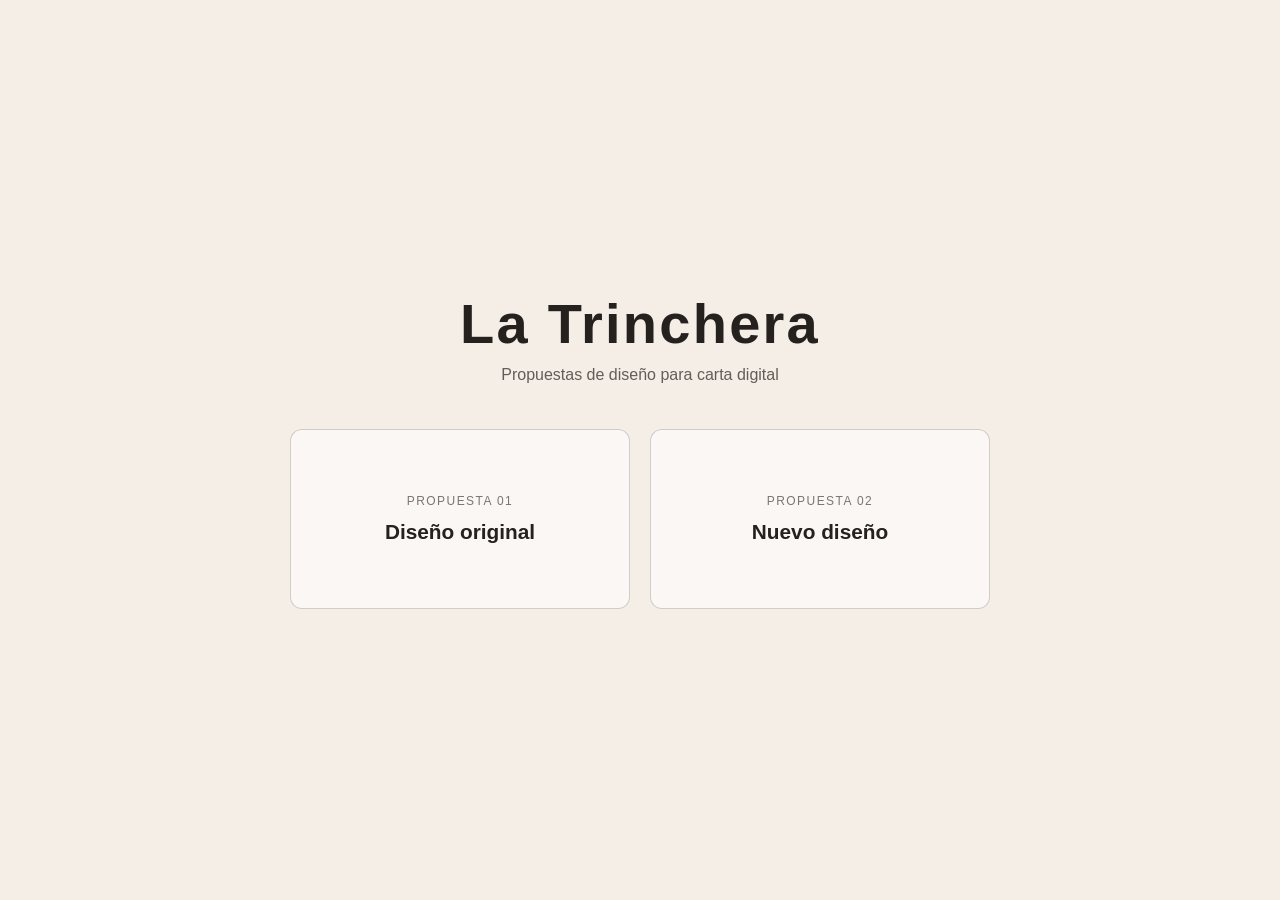
<file: indeex.html>
<!DOCTYPE html>
<html lang="es">
<head>
    <meta charset="UTF-8">
    <meta name="viewport" content="width=device-width, initial-scale=1.0">
    <title>La Trinchera — Propuestas de carta digital</title>

    <style>
        * {
            box-sizing: border-box;
        }

        body {
            margin: 0;
            min-height: 100vh;
            display: flex;
            align-items: center;
            justify-content: center;
            padding: 30px 20px;
            background: #f4eee6;
            color: #25211e;
            font-family: Arial, sans-serif;
        }

        .container {
            width: 100%;
            max-width: 700px;
            text-align: center;
        }

        .brand {
            margin-bottom: 45px;
        }

        .brand h1 {
            margin: 0 0 10px;
            font-size: clamp(2rem, 6vw, 3.5rem);
            letter-spacing: 0.04em;
        }

        .brand p {
            margin: 0;
            font-size: 1rem;
            opacity: 0.7;
        }

        .options {
            display: grid;
            grid-template-columns: repeat(2, 1fr);
            gap: 20px;
        }

        .option {
            display: flex;
            flex-direction: column;
            align-items: center;
            justify-content: center;
            min-height: 180px;
            padding: 30px 20px;
            border: 1px solid rgba(37, 33, 30, 0.2);
            border-radius: 12px;
            background: rgba(255, 255, 255, 0.55);
            color: inherit;
            text-decoration: none;
            transition: transform 0.2s ease, background 0.2s ease;
        }

        .option:hover {
            transform: translateY(-4px);
            background: #fff;
        }

        .option span {
            margin-bottom: 12px;
            font-size: 0.75rem;
            letter-spacing: 0.12em;
            text-transform: uppercase;
            opacity: 0.6;
        }

        .option strong {
            font-size: 1.3rem;
        }

        @media (max-width: 600px) {
            .options {
                grid-template-columns: 1fr;
            }

            .option {
                min-height: 140px;
            }
        }
    </style>
</head>

<body>

    <main class="container">

        <header class="brand">
            <h1>La Trinchera</h1>
            <p>Propuestas de diseño para carta digital</p>
        </header>

        <section class="options">

            <a class="option" href="./">
                <span>Propuesta 01</span>
                <strong>Diseño original</strong>
            </a>

            <a class="option" href="./v2/">
                <span>Propuesta 02</span>
                <strong>Nuevo diseño</strong>
            </a>

        </section>

    </main>

</body>
</html>
</file>
